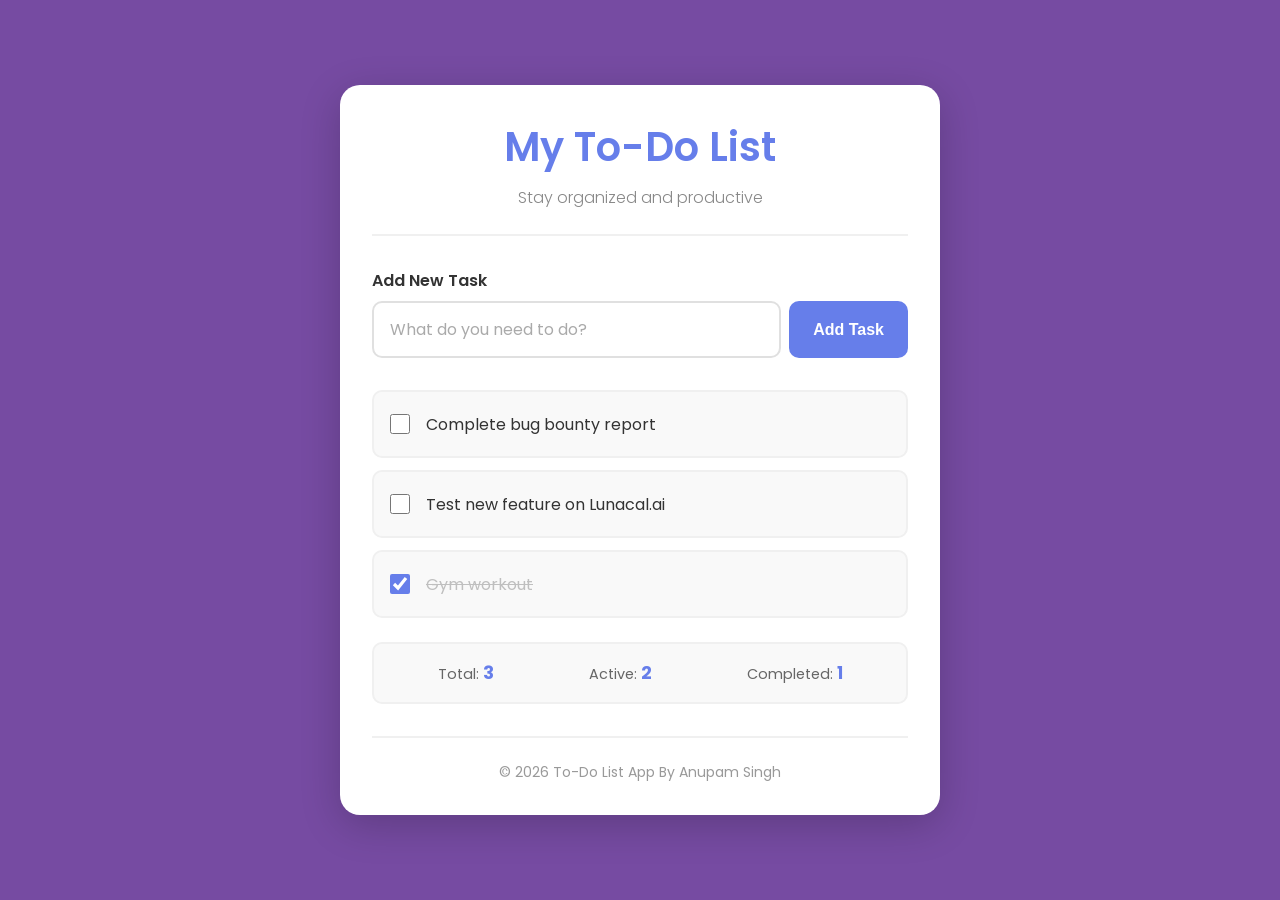
<file: index.html>
<!DOCTYPE html>
<html lang="en">

<head>
    <meta charset="UTF-8">
    <meta name="viewport" content="width=device-width, initial-scale=1.0">
    <title>My To-Do List</title>
    <link rel="stylesheet" href="style.css">
    <link rel="preconnect" href="https://fonts.googleapis.com">
    <link rel="preconnect" href="https://fonts.gstatic.com" crossorigin>
    <link href="https://fonts.googleapis.com/css2?family=Poppins:wght@300;400;600&display=swap" rel="stylesheet">
</head>

<body>
    <div class="container">
        <header>
            <h1>My To-Do List</h1>
            <p>Stay organized and productive</p>
        </header>

        <main>
            <form class="todo-form">
                <div class="form-group">
                    <label for="todo-input">Add New Task</label>
                    <div class="input-wrapper">
                        <input type="text" id="todo-input" name="task" placeholder="What do you need to do?" required>
                        <button type="submit" class="add-btn">Add Task</button>
                    </div>
                </div>
            </form>
            <section class="todo-container">
                <ul class="todo-list">
                    <!-- Sample todos - you'll add/remove these with JavaScript later -->
                    <li class="todo-item">
                        <input type="checkbox" id="task1" class="checkbox">
                        <label for="task1">Complete bug bounty report</label>
                        <button class="delete-btn">&times;</button>
                    </li>
                    <li class="todo-item">
                        <input type="checkbox" id="task2" class="checkbox">
                        <label for="task2">Test new feature on Lunacal.ai</label>
                        <button class="delete-btn">&times;</button>
                    </li>
                    <li class="todo-item completed">
                        <input type="checkbox" id="task3" class="checkbox" checked>
                        <label for="task3">Gym workout</label>
                        <button class="delete-btn">&times;</button>
                    </li>
                </ul>

                <div class="todo-stats">
                    <span class="stat-item">Total: <strong>3</strong></span>
                    <span class="stat-item">Active: <strong>2</strong></span>
                    <span class="stat-item">Completed: <strong>1</strong></span>
                </div>
            </section>
        </main>

        <footer>
            <p>&copy; 2026 To-Do List App By Anupam Singh</p>
        </footer>
    </div>
</body>

</html>
</file>
<file: style.css>
/* Universal Reset */
* {
    margin: 0;
    padding: 0;
    box-sizing: border-box;
}

/* Body Styling */
body {
    font-family: 'Poppins', sans-serif;
    background: linear-gradient(135deg, #2f1847, 0%, #764ba2 100%);
    min-height: 100vh;
    display: flex;
    justify-content: center;
    align-items: center;
    padding: 1rem;
}

/* Container */
.container {
    background-color: #ffffff;
    width: 100%;
    max-width: 600px;
    border-radius: 20px;
    padding: 2rem;
    box-shadow: 0 10px 40px rgba(0, 0, 0, 0.2);
}

/* Header */
header {
    text-align: center;
    margin-bottom: 2rem;
    padding-bottom: 1.5rem;
    border-bottom: 2px solid #f0f0f0;
}

header h1 {
    font-size: 2.5rem;
    color: #667eea;
    font-weight: 600;
    margin-bottom: 0.5rem;
}

header p {
    color: #888;
    font-size: 1rem;
    font-weight: 300;
}

/* Form Styling */
.todo-form {
    margin-bottom: 2rem;
}

.form-group label {
    display: block;
    font-weight: 600;
    color: #333;
    margin-bottom: 0.5rem;
}

.input-wrapper {
    display: flex;
    gap: 0.5rem;
}

#todo-input {
    flex: 1;
    padding: 0.875rem 1rem;
    border: 2px solid #e0e0e0;
    border-radius: 10px;
    font-size: 1rem;
    font-family: 'Poppins', sans-serif;
    transition: border-color 0.3s ease;
}

#todo-input:focus {
    outline: none;
    border-color: #667eea;
}

#todo-input::placeholder {
    color: #aaa;
}

/* Button Styling */
.add-btn {
    padding: 0.875rem 1.5rem;
    background-color: #667eea;
    color: white;
    border: none;
    border-radius: 10px;
    font-size: 1rem;
    font-weight: 600;
    cursor: pointer;
    transition: all 0.3s ease;
}

.add-btn:hover {
    background-color: #5568d3;
    transform: translateY(-2px);
    box-shadow: 0 5px 15px rgba(102, 126, 234, 0.3);
}

.add-btn:active {
    transform: translateY(0);
}

/* Todo List Styling */
.todo-list {
    list-style: none;
    margin-bottom: 1.5rem;
}

.todo-item {
    display: flex;
    align-items: center;
    padding: 1rem;
    margin-bottom: 0.75rem;
    background-color: #f9f9f9;
    border-radius: 10px;
    border: 2px solid #f0f0f0;
    transition: all 0.3s ease;
}

.todo-item:hover {
    border-color: #667eea;
    box-shadow: 0 3px 10px rgba(102, 126, 234, 0.1);
}

.checkbox {
    width: 1.25rem;
    height: 1.25rem;
    margin-right: 1rem;
    cursor: pointer;
    accent-color: #667eea;
}

.todo-item label {
    flex: 1;
    cursor: pointer;
    font-size: 1rem;
    color: #333;
    transition: all 0.3s ease;
}

.todo-item.completed label {
    text-decoration: line-through;
    color: #999;
    opacity: 0.6;
}

.delete-btn {
    width: 2rem;
    height: 2rem;
    background-color: #ff6b6b;
    color: white;
    border: none;
    border-radius: 50%;
    font-size: 1.5rem;
    font-weight: 300;
    cursor: pointer;
    display: flex;
    align-items: center;
    justify-content: center;
    transition: all 0.3s ease;
    opacity: 0;
}

.todo-item:hover .delete-btn {
    opacity: 1;
}

.delete-btn:hover {
    background-color: #ff5252;
    transform: scale(1.1);
}

.delete-btn:active {
    transform: scale(0.95);
}

/* Stats Section */
.todo-stats {
    display: flex;
    justify-content: space-around;
    padding: 1rem;
    background-color: #f9f9f9;
    border-radius: 10px;
    border: 2px solid #f0f0f0;
}

.stat-item {
    font-size: 0.9rem;
    color: #666;
}

.stat-item strong {
    color: #667eea;
    font-size: 1.1rem;
}

/* Footer */
footer {
    text-align: center;
    margin-top: 2rem;
    padding-top: 1.5rem;
    border-top: 2px solid #f0f0f0;
    color: #999;
    font-size: 0.875rem;
}

/* Media Queries for Responsive Design */
@media (max-width: 600px) {
    .container {
        padding: 1.5rem;
    }

    header h1 {
        font-size: 2rem;
    }

    .input-wrapper {
        flex-direction: column;
    }

    .add-btn {
        width: 100%;
    }

    .todo-item {
        padding: 0.75rem;
    }

    .todo-stats {
        flex-direction: column;
        gap: 0.5rem;
        text-align: center;
    }
}

@media (max-width: 400px) {
    header h1 {
        font-size: 1.75rem;
    }

    .todo-item label {
        font-size: 0.9rem;
    }
}
</file>
